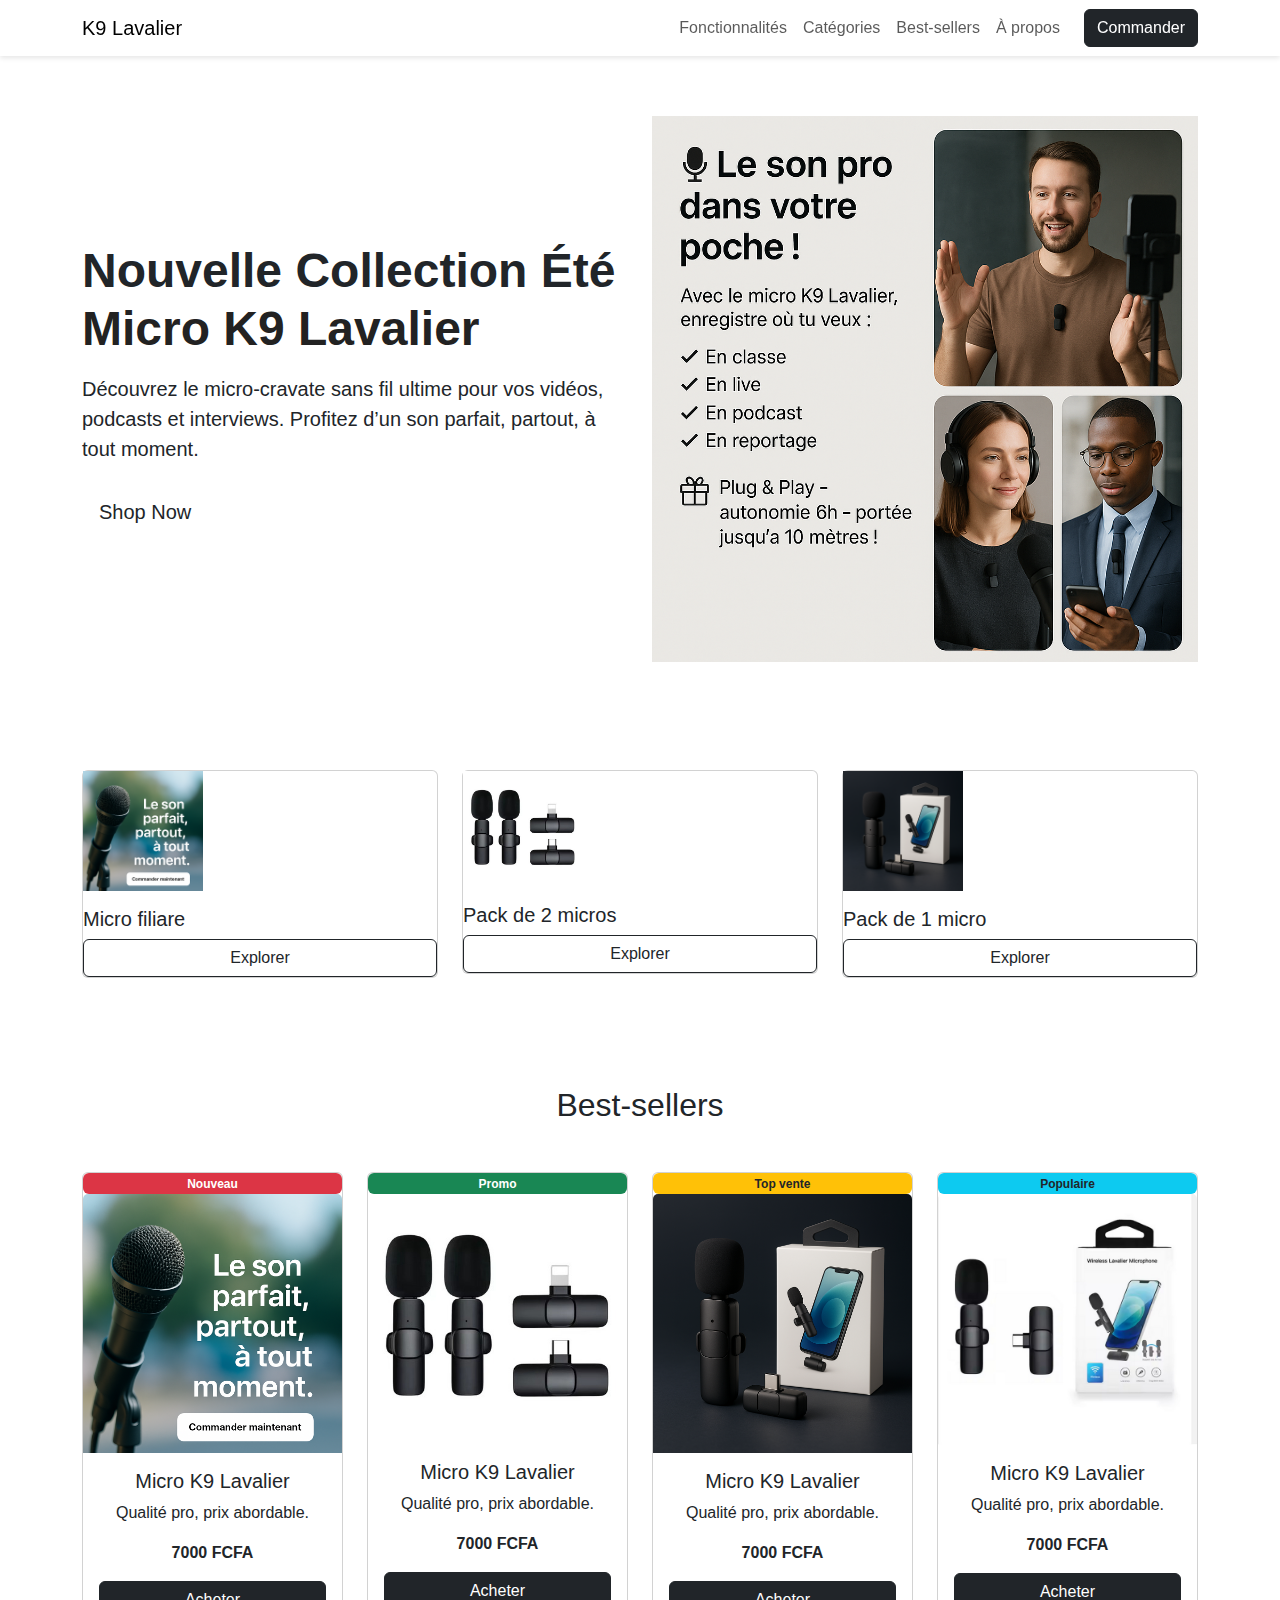
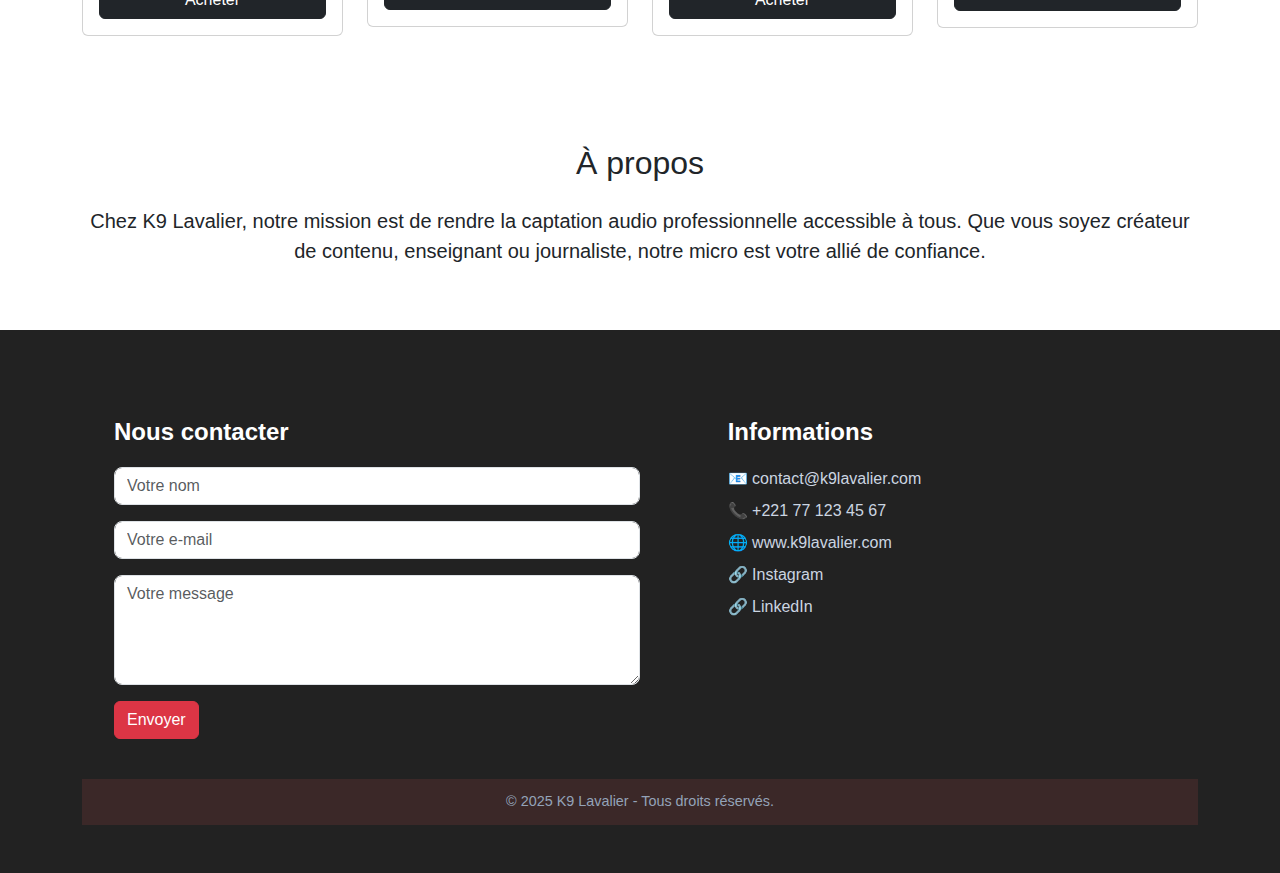
<file: index.html>
<!DOCTYPE html>
<html lang="fr">
<head>
  <meta charset="UTF-8">
  <meta name="viewport" content="width=device-width, initial-scale=1.0">
  <title>Micro K9 Lavalier</title>
  <link href="https://cdn.jsdelivr.net/npm/bootstrap@5.3.3/dist/css/bootstrap.min.css" rel="stylesheet">
  <link rel="stylesheet" href="style.css">
</head>
<body>
  <!-- Navbar -->
  <nav class="navbar navbar-expand-lg sticky-top">
    <div class="container">
      <a class="navbar-brand" href="#">K9 Lavalier</a>
      <button class="navbar-toggler" type="button" data-bs-toggle="collapse" data-bs-target="#navbarNav">
        <span class="navbar-toggler-icon"></span>
      </button>
      <div class="collapse navbar-collapse" id="navbarNav">
        <ul class="navbar-nav ms-auto">
          <li class="nav-item"><a class="nav-link" href="#features">Fonctionnalités</a></li>
          <li class="nav-item"><a class="nav-link" href="#categories">Catégories</a></li>
          <li class="nav-item"><a class="nav-link" href="#bestsellers">Best-sellers</a></li>
          <li class="nav-item"><a class="nav-link" href="#about">À propos</a></li>
        </ul>
        <a href="https://wa.me/221787954473" class="btn btn-dark ms-3 ">Commander</a>
      </div>
    </div>
  </nav>

  <!-- Hero Section -->
  <section class="hero-section">
    <div class="container">
      <div class="row align-items-center">
        <div class="col-md-6 text-center text-md-start mb-4 mb-md-0">
          <h1 class="display-5 fw-bold mb-3">Nouvelle Collection Été<br><span style="color:#222;">Micro K9 Lavalier</span></h1>
          <p class="lead mb-4">Découvrez le micro-cravate sans fil ultime pour vos vidéos, podcasts et interviews. Profitez d’un son parfait, partout, à tout moment.</p>
          <a href="https://wa.me/221787954473" class="btn btn-lg">Shop Now</a>
        </div>
        <div class="col-md-6 text-center">
          <img src="images/ChatGPT Image May 17, 2025, 03_08_29 PM.png" alt="Micro K9" class="hero-img img-fluid">
        </div>
      </div>
    </div>
  </section>

  <!-- Categories Section -->
  <section class="py-5" id="categories">
    <div class="container">
      <div class="row g-4">
        <div class="col-md-4">
          <div class="card category-card category-men">
            <img src="images/hero-bg.png" alt="Micro K9 Homme" class="mb-3" style="max-width:120px;">
            <h5 class="mb-2">Micro filiare</h5>
            <a href="#shop" class="btn btn-outline-dark">Explorer</a>
          </div>
        </div>
        <div class="col-md-4">
          <div class="card category-card category-women">
            <img src="images/WhatsApp Image 2025-05-14 at 09.31.02_42de3dc5.jpg" alt="Micro K9 Femme" class="mb-3" style="max-width:120px;">
            <h5 class="mb-2">Pack de 2 micros</h5>
            <a href="#shop" class="btn btn-outline-dark">Explorer</a>
          </div>
        </div>
        <div class="col-md-4">
          <div class="card category-card category-sport">
            <img src="images/hero.png" alt="Micro K9 Sport" class="mb-3" style="max-width:120px;">
            <h5 class="mb-2">Pack de 1 micro</h5>
            <a href="#shop" class="btn btn-outline-dark">Explorer</a>
          </div>
        </div>
      </div>
    </div>
  </section>

  <!-- Bestsellers Section -->
  <section class="bestsellers-section" id="bestsellers">
    <div class="container">
      <h2 class="text-center mb-5">Best-sellers</h2>
      <div class="row g-4">
        <div class="col-md-3">
          <div class="card bestseller-card position-relative">
            <span class="badge bg-danger">Nouveau</span>
            <img src="images/hero-bg.png" class="card-img-top" alt="Micro K9">
            <div class="card-body text-center">
              <h5 class="card-title">Micro K9 Lavalier</h5>
              <p class="card-text">Qualité pro, prix abordable.</p>
              <p class="fw-bold">7000 FCFA</p>
              <a href="https://wa.me/221787954473" class="btn btn-dark w-100">Acheter</a>
            </div>
          </div>
        </div>
        <div class="col-md-3">
          <div class="card bestseller-card position-relative">
            <span class="badge bg-success">Promo</span>
            <img src="images/WhatsApp Image 2025-05-14 at 09.31.02_42de3dc5.jpg" class="card-img-top" alt="Micro K9">
            <div class="card-body text-center">
              <h5 class="card-title">Micro K9 Lavalier</h5>
              <p class="card-text">Qualité pro, prix abordable.</p>
              <p class="fw-bold">7000 FCFA</p>
              <a href="https://wa.me/221787954473" class="btn btn-dark w-100">Acheter</a>
            </div>
          </div>
        </div>
        <div class="col-md-3">
          <div class="card bestseller-card position-relative">
            <span class="badge bg-warning text-dark">Top vente</span>
            <img src="images/hero.png" class="card-img-top" alt="Micro K9">
            <div class="card-body text-center">
              <h5 class="card-title">Micro K9 Lavalier</h5>
              <p class="card-text">Qualité pro, prix abordable.</p>
              <p class="fw-bold">7000 FCFA</p>
              <a href="https://wa.me/221787954473" class="btn btn-dark w-100">Acheter</a>
            </div>
          </div>
        </div>
        <div class="col-md-3">
          <div class="card bestseller-card position-relative">
            <span class="badge bg-info text-dark">Populaire</span>
            <img src="images/WhatsApp Image 2025-05-14 at 09.31.03_db9d6dbc.jpg" class="card-img-top" alt="Micro K9">
            <div class="card-body text-center">
              <h5 class="card-title">Micro K9 Lavalier</h5>
              <p class="card-text">Qualité pro, prix abordable.</p>
              <p class="fw-bold">7000 FCFA</p>
              <a href="https://wa.me/221787954473" class="btn btn-dark w-100">Acheter</a>
            </div>
          </div>
        </div>
      </div>
    </div>
  </section>

  <!-- About Section -->
  <section class="py-5" id="about">
    <div class="container">
      <h2 class="text-center mb-4">À propos</h2>
      <p class="lead text-center">Chez K9 Lavalier, notre mission est de rendre la captation audio professionnelle accessible à tous. Que vous soyez créateur de contenu, enseignant ou journaliste, notre micro est votre allié de confiance.</p>
    </div>
  </section>
<!-- Contact Section -->
<section class="contact-section py-5" id="contact">
  <div class="container">
    <div id="contact-container"></div>
  </div>
</section>


  <script src="https://cdn.jsdelivr.net/npm/bootstrap@5.3.3/dist/js/bootstrap.bundle.min.js"></script>
  <script>
    fetch('contact.html')
      .then(response => response.text())
      .then(data => {
        document.getElementById('contact-container').innerHTML = data;
      })
      .catch(error => {
        console.error('Error loading contact.html:', error);
      });
  </script>
</body>
</html>
</file>
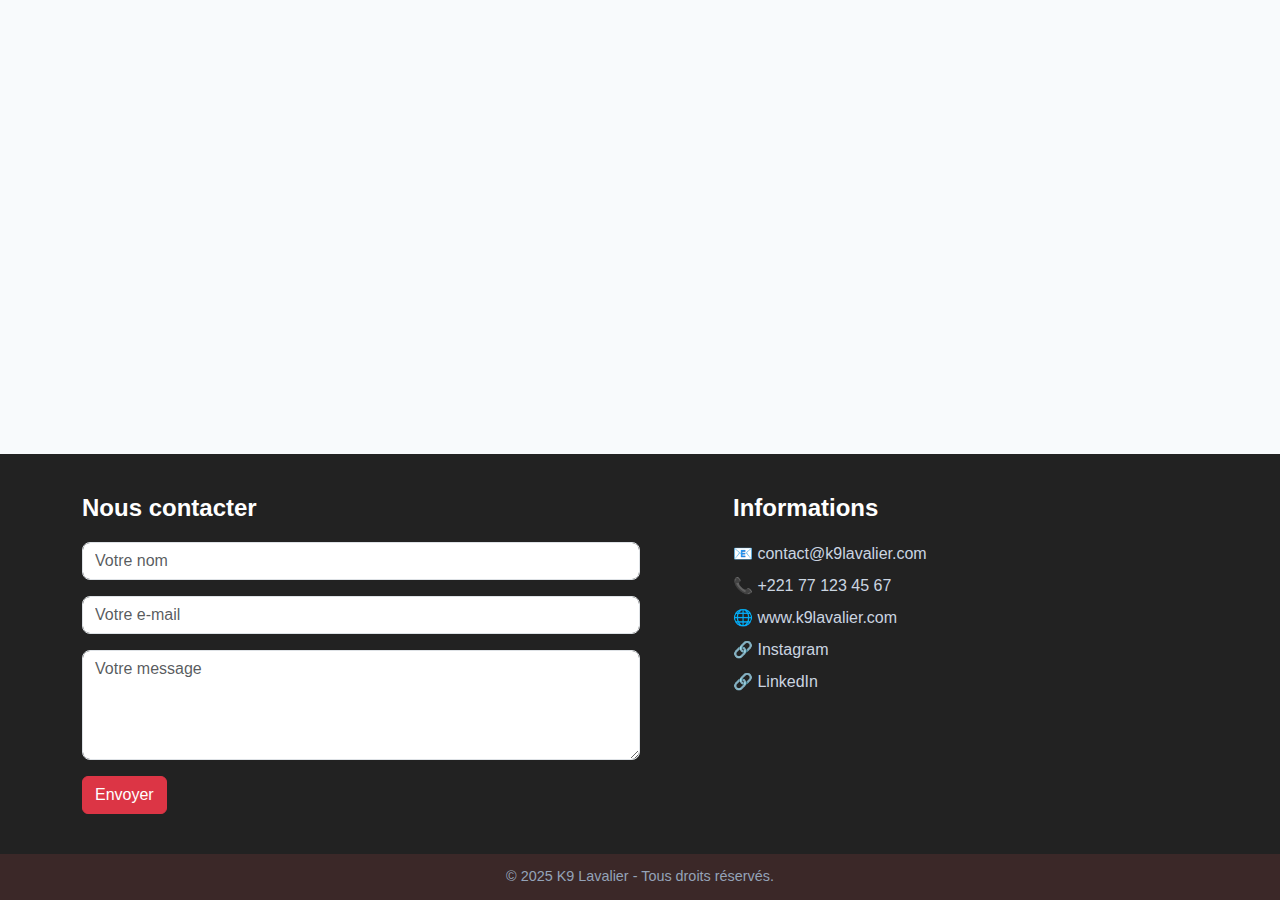
<file: contact.html>
<!DOCTYPE html>
<html lang="fr">
<head>
  <meta charset="UTF-8" />
  <meta name="viewport" content="width=device-width, initial-scale=1.0"/>
  <title>Contact - K9 Lavalier</title>
  <link href="https://cdn.jsdelivr.net/npm/bootstrap@5.3.3/dist/css/bootstrap.min.css" rel="stylesheet"/>
  <style>
    body {
      margin: 0;
      padding: 0;
      min-height: 100vh;
      display: flex;
      flex-direction: column;
      justify-content: space-between;
      font-family: 'Segoe UI', sans-serif;
      background-color: #f8fafc;
    }

    .contact-section {
      background-color: #222;
      color: white;
      padding: 40px 20px;
    }

    .contact-section h4 {
      margin-bottom: 20px;
      font-weight: 600;
    }

    .contact-form input,
    .contact-form textarea {
      border-radius: 0.5rem;
    }

    .contact-links a {
      display: block;
      color: #cbd5e1;
      text-decoration: none;
      margin-bottom: 8px;
    }

    .contact-links a:hover {
      text-decoration: underline;
    }

    footer {
      background-color: #3b2828;
      color: #94a3b8;
      text-align: center;
      padding: 12px;
      font-size: 0.9rem;
    }

    @media (max-width: 768px) {
      .contact-row {
        flex-direction: column;
      }
    }
  </style>
</head>
<body>

  <!-- Autre contenu de la page ici -->

  <!-- Section Contact -->
  <section class="contact-section mt-auto">
    <div class="container">
      <div class="d-flex contact-row justify-content-between gap-4 flex-wrap">
        
        <!-- Formulaire de contact -->
        <div class="contact-form col-md-6">
          <h4>Nous contacter</h4>
          <form action="#" method="POST">
            <div class="mb-3">
              <input type="text" class="form-control" placeholder="Votre nom" required>
            </div>
            <div class="mb-3">
              <input type="email" class="form-control" placeholder="Votre e-mail" required>
            </div>
            <div class="mb-3">
              <textarea class="form-control" rows="4" placeholder="Votre message" required></textarea>
            </div>
            <button type="submit" class="btn btn-danger">Envoyer</button>
          </form>
        </div>

        <!-- Liens de contact -->
        <div class="contact-links col-md-5">
          <h4>Informations</h4>
          <a href="mailto:contact@k9lavalier.com">📧 contact@k9lavalier.com</a>
          <a href="tel:+221771234567">📞 +221 77 123 45 67</a>
          <a href="#">🌐 www.k9lavalier.com</a>
          <a href="#">🔗 Instagram</a>
          <a href="#">🔗 LinkedIn</a>
        </div>
      </div>
    </div>
  </section>

  <!-- Pied de page -->
  <footer>
    © 2025 K9 Lavalier - Tous droits réservés.
  </footer>

  <script src="https://cdn.jsdelivr.net/npm/bootstrap@5.3.3/dist/js/bootstrap.bundle.min.js"></script>
</body>
</html>
</file>
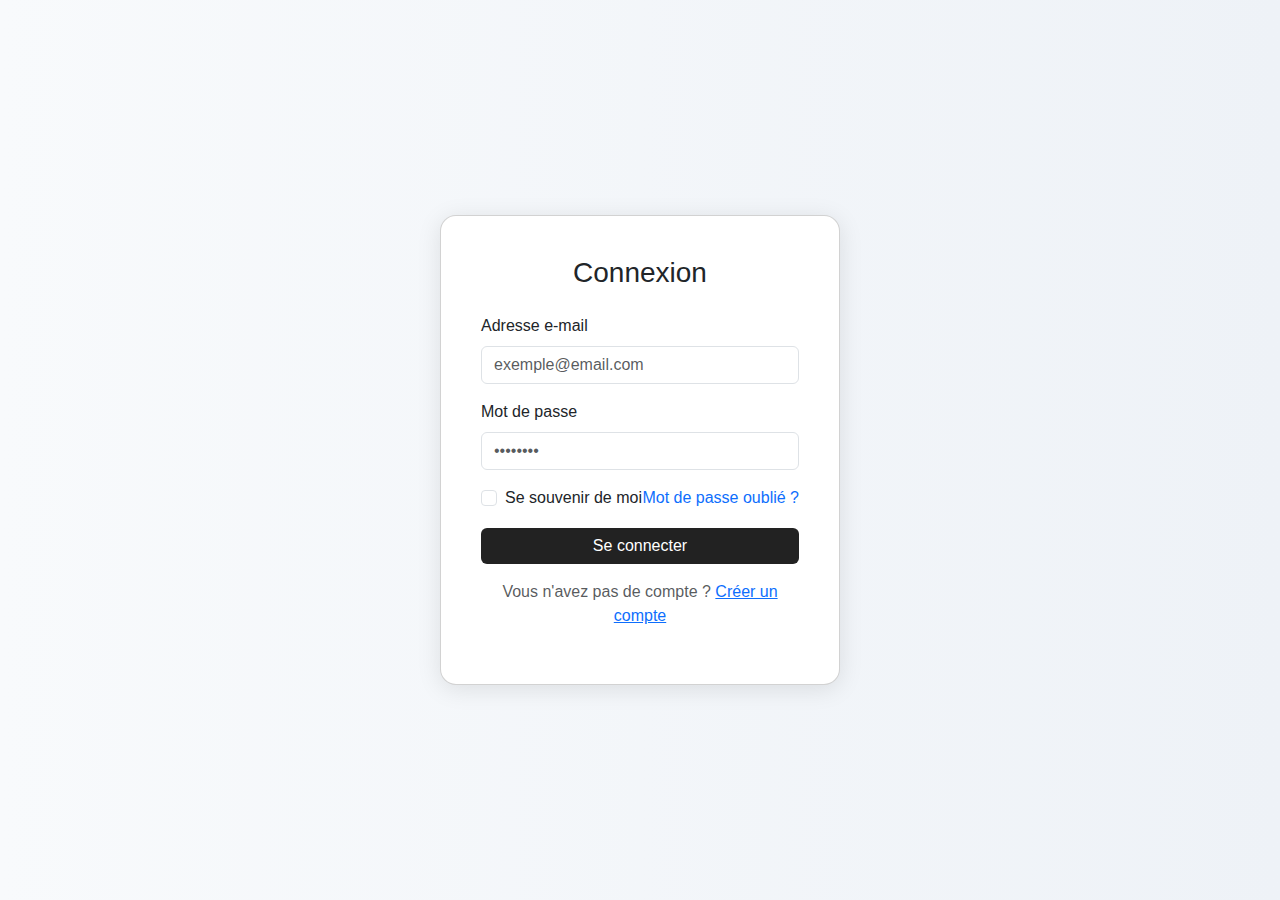
<file: login.html>
<!DOCTYPE html>
<html lang="fr">
<head>
  <meta charset="UTF-8" />
  <meta name="viewport" content="width=device-width, initial-scale=1.0"/>
  <title>Connexion - K9 Lavalier</title>
  <link href="https://cdn.jsdelivr.net/npm/bootstrap@5.3.3/dist/css/bootstrap.min.css" rel="stylesheet"/>
  <style>
    body {
      background: linear-gradient(to right, #f8fafc, #eef2f7);
      display: flex;
      align-items: center;
      justify-content: center;
      height: 100vh;
      font-family: 'Segoe UI', Tahoma, Geneva, Verdana, sans-serif;
    }

    .card {
      border-radius: 1rem;
      box-shadow: 0 4px 24px rgba(0, 0, 0, 0.1);
      width: 100%;
      max-width: 400px;
    }

    .form-control:focus {
      box-shadow: 0 0 0 0.2rem rgba(255, 77, 79, 0.25);
      border-color: #222;
    }

    .btn-primary {
      background-color: #222;
      border: none;
    }

    .btn-primary:hover {
      background-color: #222;
    }

    .text-muted small {
      font-size: 0.8rem;
    }
  </style>
</head>
<body>
  <div class="card p-4">
    <div class="card-body">
      <h3 class="text-center mb-4">Connexion</h3>
      <form action="#" method="POST">
        <div class="mb-3">
          <label for="email" class="form-label">Adresse e-mail</label>
          <input type="email" class="form-control" id="email" placeholder="exemple@email.com" required>
        </div>
        <div class="mb-3">
          <label for="password" class="form-label">Mot de passe</label>
          <input type="password" class="form-control" id="password" placeholder="••••••••" required>
        </div>
        <div class="d-flex justify-content-between mb-3">
          <div class="form-check">
            <input class="form-check-input" type="checkbox" id="remember">
            <label class="form-check-label" for="remember">Se souvenir de moi</label>
          </div>
          <a href="#" class="text-decoration-none">Mot de passe oublié ?</a>
        </div>
        <button type="submit" onclick="handleLogin(event)" class="btn btn-primary w-100">Se connecter</button>
        <script src="script.js"></script>
        <p class="text-center text-muted mt-3">Vous n'avez pas de compte ? <a href="signup.html">Créer un compte</a></p>
      </form>
    </div>
  </div>

  <script src="https://cdn.jsdelivr.net/npm/bootstrap@5.3.3/dist/js/bootstrap.bundle.min.js"></script>
</body>
</html>
</file>
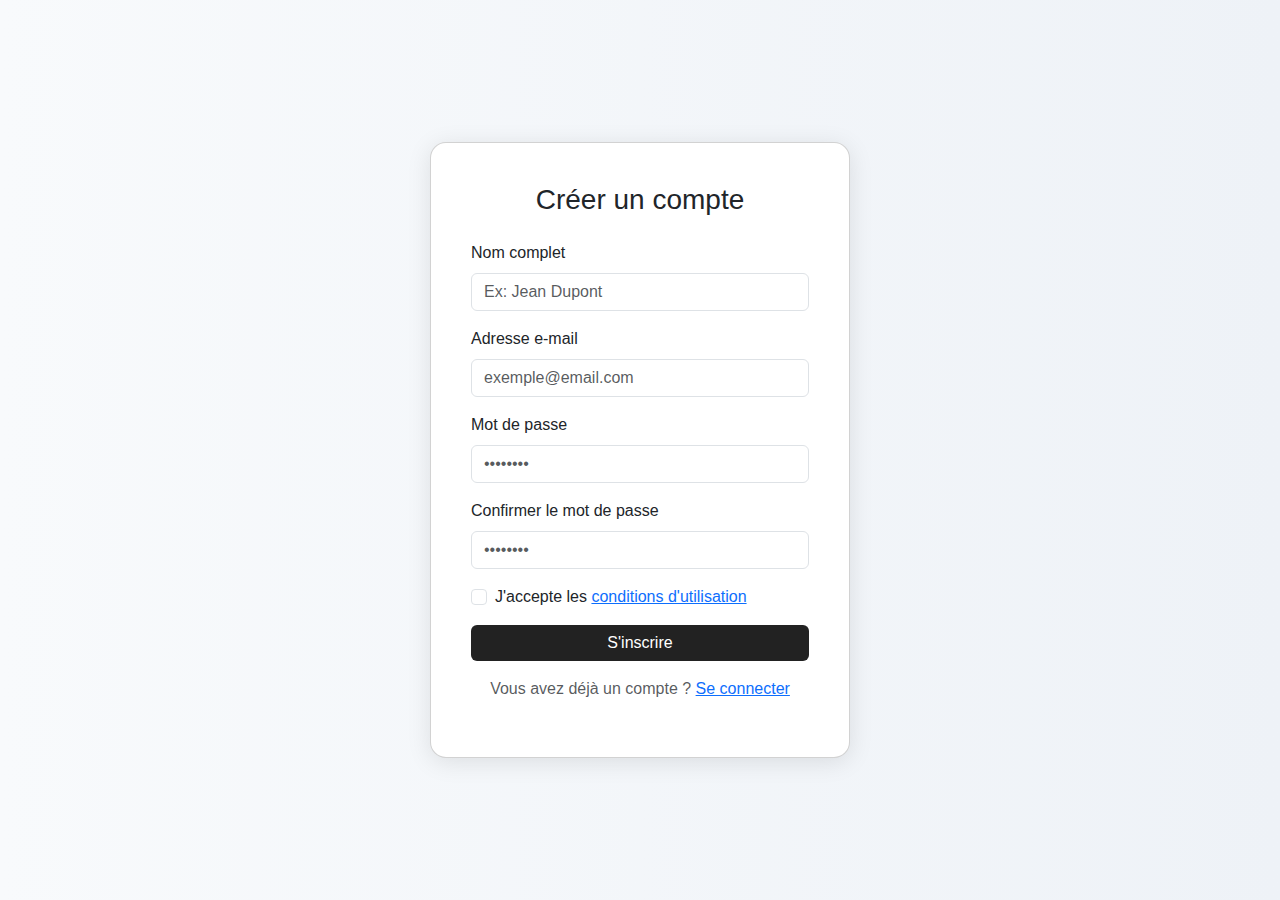
<file: signup.html>
<!DOCTYPE html>
<html lang="fr">
<head>
  <meta charset="UTF-8" />
  <meta name="viewport" content="width=device-width, initial-scale=1.0"/>
  <title>Inscription - K9 Lavalier</title>
  <link href="https://cdn.jsdelivr.net/npm/bootstrap@5.3.3/dist/css/bootstrap.min.css" rel="stylesheet"/>
  <style>
    body {
      background: linear-gradient(to right, #f8fafc, #eef2f7);
      display: flex;
      align-items: center;
      justify-content: center;
      height: 100vh;
      font-family: 'Segoe UI', Tahoma, Geneva, Verdana, sans-serif;
    }

    .card {
      border-radius: 1rem;
      box-shadow: 0 4px 24px rgba(0, 0, 0, 0.1);
      width: 100%;
      max-width: 420px;
    }

    .form-control:focus {
      box-shadow: 0 0 0 0.2rem rgba(255, 77, 79, 0.25);
      border-color: #222;
    }

    .btn-primary {
      background-color: #222;
      border: none;
    }

    .btn-primary:hover {
      background-color: #222;
    }

    .text-muted small {
      font-size: 0.8rem;
    }
  </style>
</head>
<body>
  <div class="card p-4">
    <div class="card-body">
      <h3 class="text-center mb-4">Créer un compte</h3>
      <form action="#" method="POST">
        <div class="mb-3">
          <label for="fullname" class="form-label">Nom complet</label>
          <input type="text" class="form-control" id="fullname" placeholder="Ex: Jean Dupont" required>
        </div>
        <div class="mb-3">
          <label for="email" class="form-label">Adresse e-mail</label>
          <input type="email" class="form-control" id="email" placeholder="exemple@email.com" required>
        </div>
        <div class="mb-3">
          <label for="password" class="form-label">Mot de passe</label>
          <input type="password" class="form-control" id="password" placeholder="••••••••" required>
        </div>
        <div class="mb-3">
          <label for="confirmPassword" class="form-label">Confirmer le mot de passe</label>
          <input type="password" class="form-control" id="confirmPassword" placeholder="••••••••" required>
        </div>
        <div class="mb-3 form-check">
          <input type="checkbox" class="form-check-input" id="terms" required>
          <label class="form-check-label" for="terms">J'accepte les <a href="#">conditions d'utilisation</a></label>
        </div>
        <button type="submit" onclick="handleSignup(event)" class="btn btn-primary w-100">S'inscrire</button>
        <script src="script.js"></script>
        <p class="text-center text-muted mt-3">Vous avez déjà un compte ? <a href="login.html">Se connecter</a></p>
      </form>
    </div>
  </div>

  <script src="https://cdn.jsdelivr.net/npm/bootstrap@5.3.3/dist/js/bootstrap.bundle.min.js"></script>
</body>
</html>
</file>
<file: style.css>
* {
    margin: 0;
    padding: 0;
    box-sizing: border-box;
  }
  
  body {
    font-family: 'Segoe UI', sans-serif;
    line-height: 1.6;
    background: #f9f9f9;
    color: #333;
  }
  
  /* Navbar */
  .navbar {
    display: flex;
    justify-content: space-between;
    align-items: center;
    background: #ffffff;
    padding: 20px 40px;
    box-shadow: 0 2px 5px rgba(0,0,0,0.1);
  }
  
  .logo {
    font-size: 1.5rem;
    font-weight: bold;
  }
  
  .nav-links {
    list-style: none;
    display: flex;
    gap: 25px;
  }
  
  .nav-links a {
    text-decoration: none;
    color: #333;
    font-weight: 500;
  }
  
  .btn {
    background: #000;
    color: white;
    padding: 10px 20px;
    text-decoration: none;
    border-radius: 25px;
    font-weight: bold;
  }
  
  .btn:hover {
    background: #333;
  }
  
  /* Hero Section */
.hero {
  background: url('/images/hero.png') center/cover no-repeat;
  min-height: 90vh;
  display: flex;
  justify-content: center;
  align-items: center;
  text-align: center;
  color: white;
  position: relative;
  padding: 60px 20px;
  transition: all 0.3s ease-in-out;
  overflow: hidden;
  box-shadow: inset 0 0 50px rgba(0, 0, 0, 0.3);
}
  
  .hero::after {
    content: "";
    position: absolute;
    inset: 0;
    background: rgba(0, 0, 0, 0.6);
  }
  
  .hero-content {
    position: relative;
    z-index: 2;
    max-width: 700px;
  }
  
  .hero h1 {
    font-size: 3rem;
    margin-bottom: 20px;
  }
  
  .hero-btn {
    background: #00c853;
  }
  
  /* Sections */
  section {
    padding: 60px 40px;
    background: #fff;
  }
  
  section h2 {
    font-size: 2rem;
    margin-bottom: 20px;
  }
  
  .features ul, .usage ul {
    list-style: none;
    margin-top: 15px;
  }
  
  .features li, .usage li {
    margin: 8px 0;
    font-size: 1.1rem;
  }
  
  /* Pourquoi nous */
  .reasons {
    display: grid;
    grid-template-columns: repeat(auto-fit, minmax(220px, 1fr));
    gap: 20px;
    margin-top: 30px;
  }
  
  .reason {
    background: #e3f2fd;
    padding: 20px;
    border-radius: 15px;
    font-weight: bold;
    text-align: center;
  }
  
  /* Footer */
  footer {
    text-align: center;
    padding: 30px;
    background: #000;
    color: white;
  }
</file>
